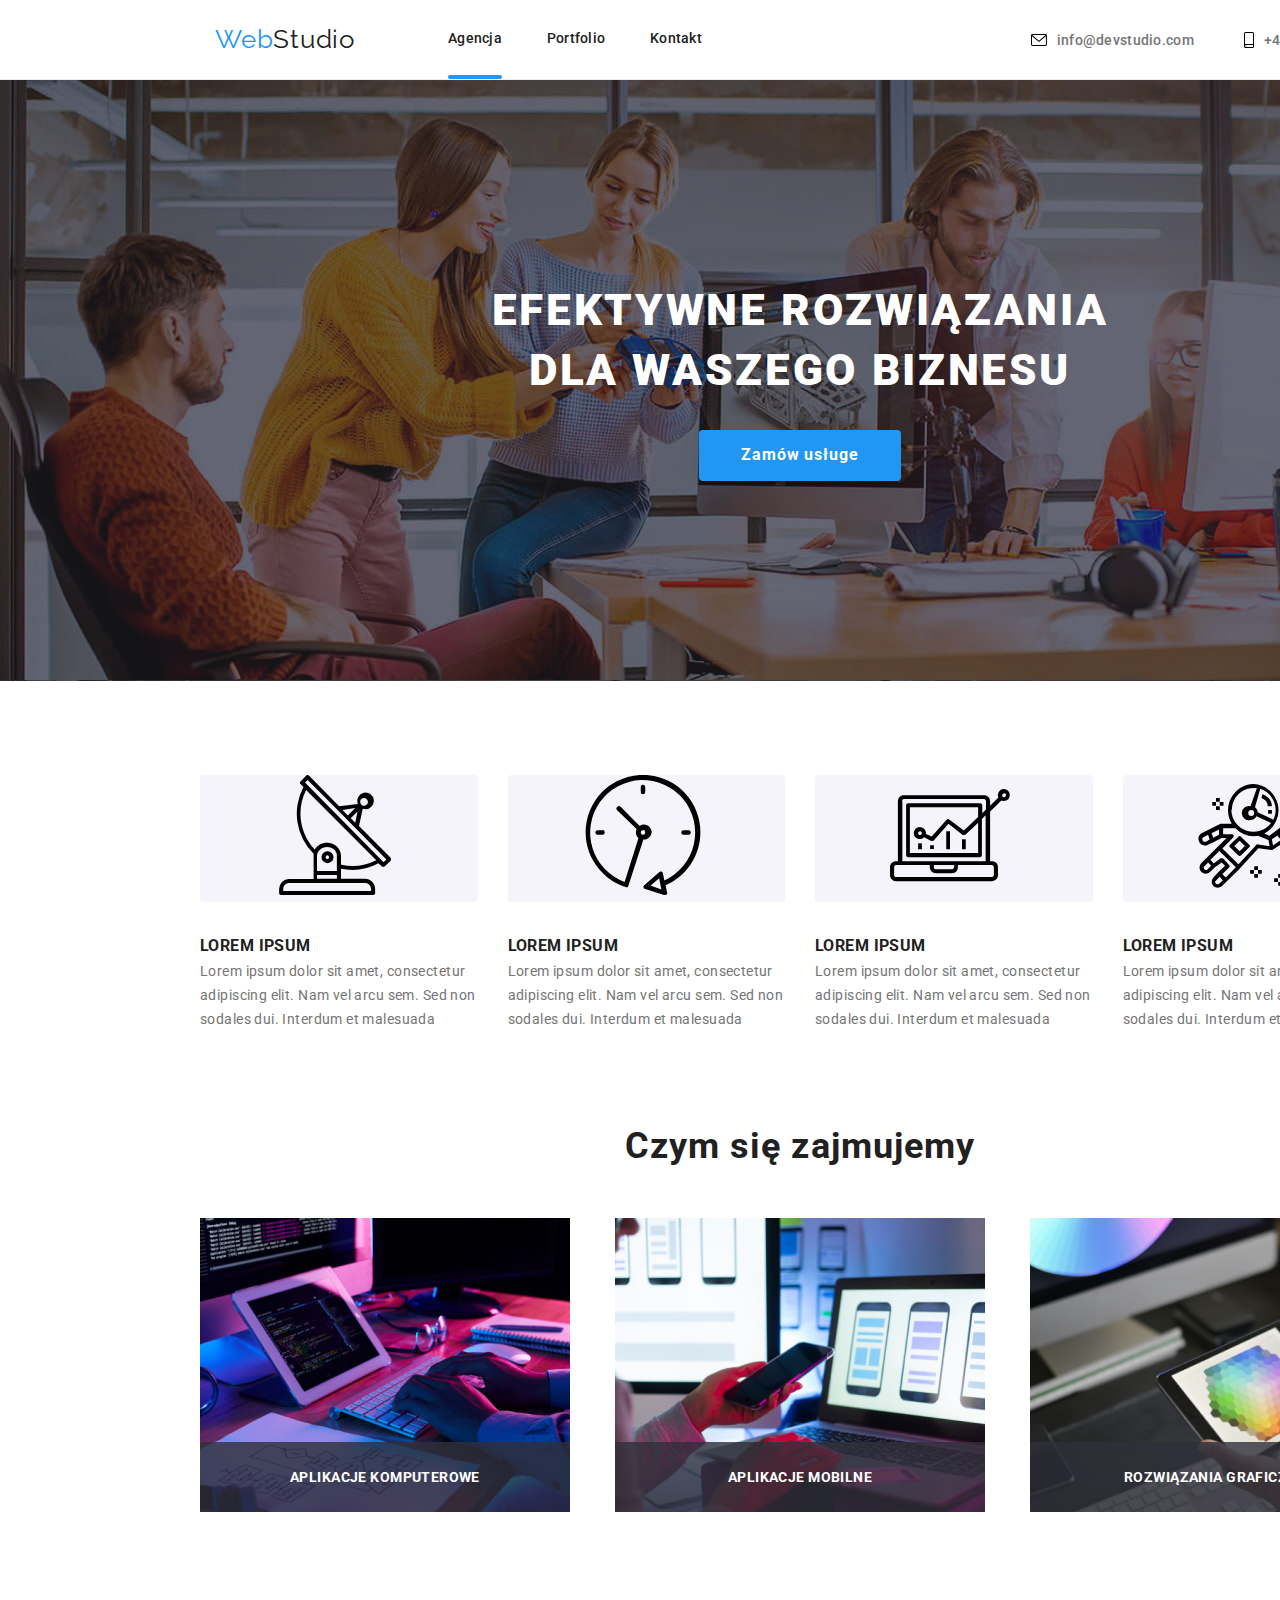
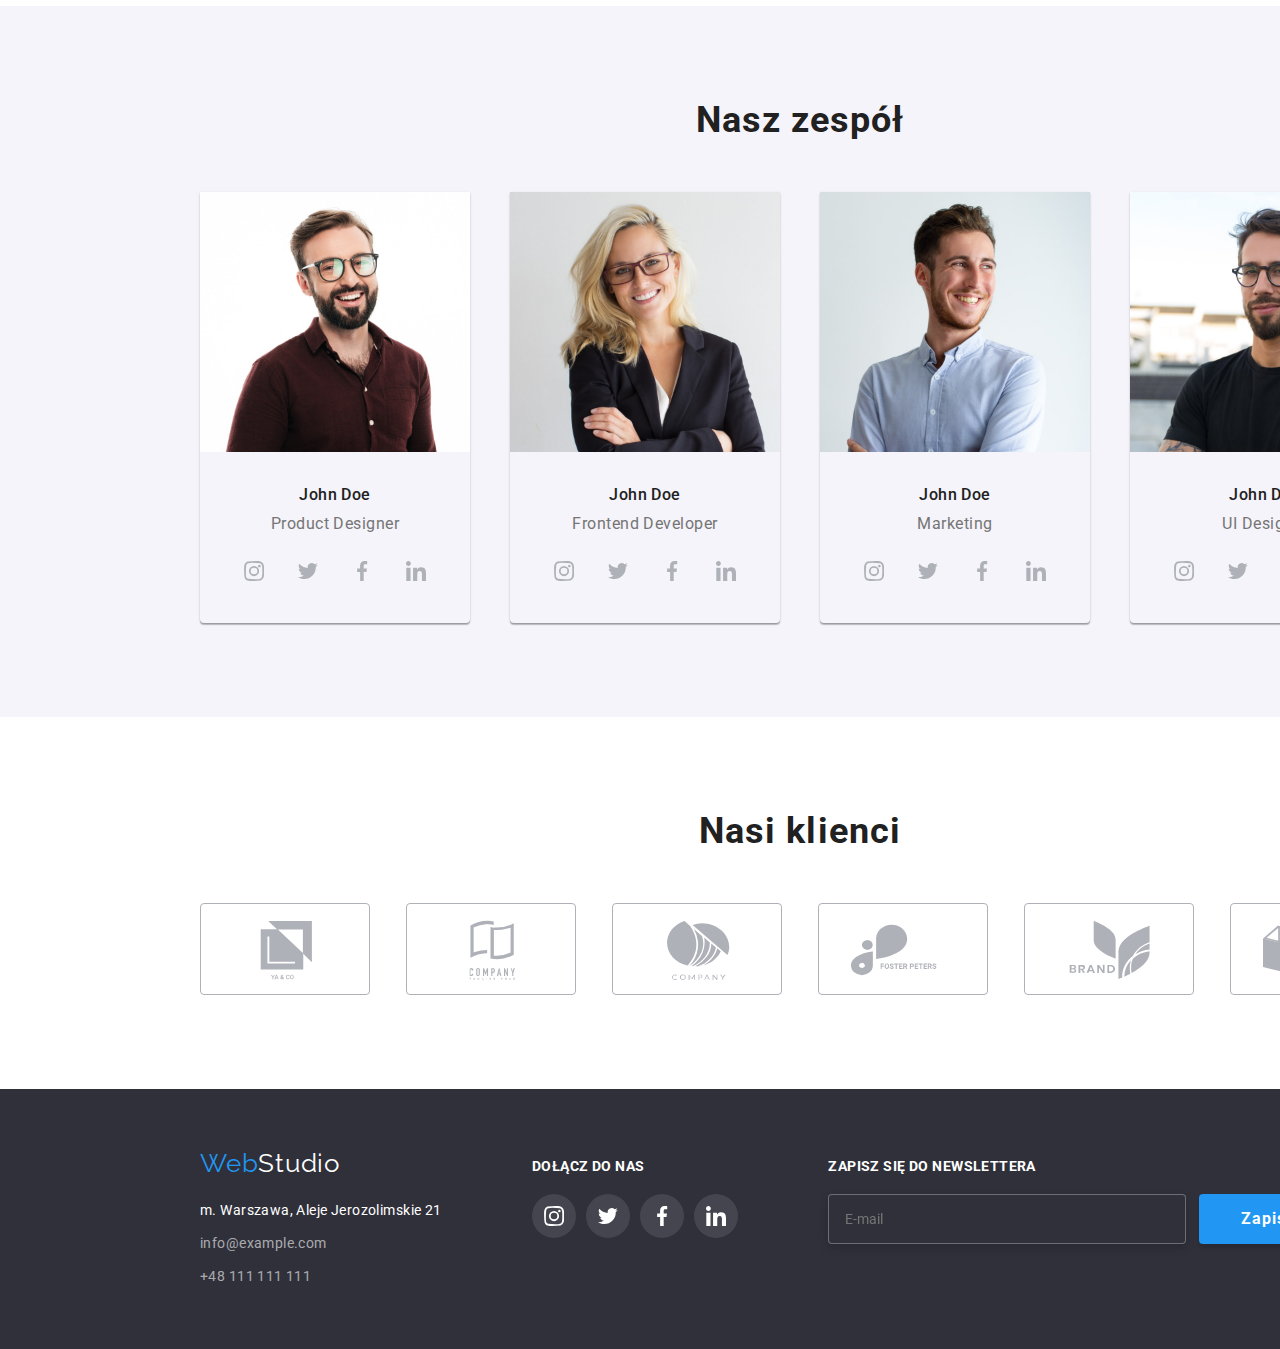
<file: index.html>
<!DOCTYPE html>
<html lang="en">
  <head>
    <meta charset="utf-8" />
    <meta http-equiv="x-uA-compatible" content="ie=edge" />
    <meta name="viewport" content="width=device-width, initial-scale=1.0" />
    <title>Studio</title>
    <link rel="stylesheet" href="./css/normalize.css" />
    <link rel="stylesheet" href="./css/main.min.css" />
    <link
      href="https://fonts.googleapis.com/css2?family=Raleway:wght@700&family=Roboto:wght@400;500;700;900&display=swap"
      rel="stylesheet"
    />
  </head>
  <body>
    <div class="wrapper">
      <div class="header-border">
        <header class="header container">
          <a class="logo" href="./index.html"
            >Web<span class="logo__header-color">Studio</span></a
          >
          <nav class="menu-nav">
            <div class="menu-nav--active">
              <a class="menu-nav__menu-item" href="">Agencja</a>
            </div>
            <a class="menu-nav__menu-item" href="./portfolio.html">Portfolio</a>
            <a class="menu-nav__menu-item" href="">Kontakt</a>
          </nav>
          <ul class="contacts">
            <li>
              <a class="contacts__menu-item" href="mailto:info@devstudio.com">
                <svg class="contacts__icon-position" width="16" height="12">
                  <use href="./images/icons.svg#icon-email"></use>
                </svg>
                info@devstudio.com</a
              >
            </li>
            <li>
              <a class="contacts__menu-item" href="tel:+48111111111">
                <svg class="contacts__icon-position" width="10" height="16">
                  <use href="./images/icons.svg#icon-smartphone"></use>
                </svg>
                +48 111 111 111</a
              >
            </li>
          </ul>
        </header>
      </div>
      <div class="welcome-section-background">
        <section class="welcome-section container">
          <h1 class="welcome-section__text">
            EFEKTYWNE ROZWIĄZANIA DLA WASZEGO BIZNESU
          </h1>
          <button class="button" type="button" data-modal-open>
            Zamów usługe
          </button>
        </section>
      </div>
      <main class="main-page">
        <div class="article-section container section">
          <ul>
            <li>
              <div class="article-section__logo">
                <svg class="icon" width="270" height="120">
                  <use href="./images/icons.svg#icon-antenna"></use>
                </svg>
              </div>
              <h3 class="article-header">LOREM IPSUM</h3>
              <p class="article-header__paragraph">
                Lorem ipsum dolor sit amet, consectetur adipiscing elit. Nam vel
                arcu sem. Sed non sodales dui. Interdum et malesuada
              </p>
            </li>
            <li>
              <div class="article-section__logo">
                <svg class="icon" width="270" height="120">
                  <use href="./images/icons.svg#icon-clock"></use>
                </svg>
              </div>
              <h3 class="article-header">LOREM IPSUM</h3>
              <p class="article-header__paragraph">
                Lorem ipsum dolor sit amet, consectetur adipiscing elit. Nam vel
                arcu sem. Sed non sodales dui. Interdum et malesuada
              </p>
            </li>
            <li>
              <div class="article-section__logo">
                <svg class="icon" width="270" height="120">
                  <use href="./images/icons.svg#icon-diagram"></use>
                </svg>
              </div>
              <h3 class="article-header">LOREM IPSUM</h3>
              <p class="article-header__paragraph">
                Lorem ipsum dolor sit amet, consectetur adipiscing elit. Nam vel
                arcu sem. Sed non sodales dui. Interdum et malesuada
              </p>
            </li>
            <li>
              <div class="article-section__logo">
                <svg class="icon" width="270" height="120">
                  <use href="./images/icons.svg#icon-astronaut"></use>
                </svg>
              </div>
              <h3 class="article-header">LOREM IPSUM</h3>
              <p class="article-header__paragraph">
                Lorem ipsum dolor sit amet, consectetur adipiscing elit. Nam vel
                arcu sem. Sed non sodales dui. Interdum et malesuada
              </p>
            </li>
          </ul>
        </div>

        <section class="what-we-do-section container section">
          <h2 class="section-header">Czym się zajmujemy</h2>
          <ul class="what-we-do-section__images">
            <li>
              <div class="images-label">
                <p class="images-label__description">Aplikacje Komputerowe</p>
                <figure class="what-we-do-section-card">
                  <img
                    src="./images/box_1.jpg"
                    alt="Zdjęcie rąk programisty na klawiaturze w trakcie pisania kodu"
                    width="370"
                    height="294"
                  />
                </figure>
              </div>
            </li>

            <li>
              <div class="images-label">
                <p class="images-label__description">Aplikacje Mobilne</p>
                <figure class="what-we-do-section-card">
                  <img
                    src="./images/box_2.jpg"
                    alt="Zdjęcie rąk programisty ze smartfonem w trakcie programowania smartfona"
                    width="370"
                    height="294"
                  />
                </figure>
              </div>
            </li>
            <li>
              <div class="images-label">
                <p class="images-label__description">Rozwiązania Graficzne</p>
                <figure class="what-we-do-section-card">
                  <img
                    src="./images/box_3.jpg"
                    alt="Zdjęcie, na którym osoba wybiera kolor z palety na tablecie"
                    width="370"
                    height="294"
                  />
                </figure>
              </div>
            </li>
          </ul>
        </section>
        <div class="our-team-background">
          <section class="our-team-section container section">
            <h2 class="section-header">Nasz zespół</h2>
            <ul class="our-team-section__images">
              <li class="our-team-section__card">
                <figure>
                  <img
                    src="./images/person_1_img.jpg"
                    alt="Zdjęcie uśmiechniętego mężczyzny w okularach ubranego w brązową koszulę"
                    width="270"
                    height="260"
                  />
                  <figcaption class="signature">
                    John Doe
                    <p class="signature__position">Product Designer</p>
                    <div class="social-media-block">
                      <svg class="social-media-icon circle">
                        <use
                          href="./images/icons.svg#icon-instagram"
                          width="20"
                          height="20"
                          x="12"
                          y="12"
                        ></use>
                      </svg>
                      <svg class="social-media-icon circle">
                        <use
                          href="./images/icons.svg#icon-twitter"
                          width="20"
                          height="20"
                          x="12"
                          y="12"
                        ></use>
                      </svg>
                      <svg class="social-media-icon circle">
                        <use
                          href="./images/icons.svg#icon-facebook"
                          width="20"
                          height="20"
                          x="12"
                          y="12"
                        ></use>
                      </svg>
                      <svg class="social-media-icon circle">
                        <use
                          href="./images/icons.svg#icon-linkedin"
                          width="20"
                          height="20"
                          x="12"
                          y="12"
                        ></use>
                      </svg>
                    </div>
                  </figcaption>
                </figure>
              </li>
              <li class="our-team-section__card">
                <figure>
                  <img
                    src="./images/person_2_img.jpg"
                    alt="Zdjęcie uśmiechniętej kobiety z blond włosami w czarnej marynarce"
                    width="270"
                    height="260"
                  />
                  <figcaption class="signature">
                    John Doe
                    <p class="signature__position">Frontend Developer</p>
                    <div class="social-media-block">
                      <svg class="social-media-icon circle">
                        <use
                          href="./images/icons.svg#icon-instagram"
                          width="20"
                          height="20"
                          x="12"
                          y="12"
                        ></use>
                      </svg>
                      <svg class="social-media-icon circle">
                        <use
                          href="./images/icons.svg#icon-twitter"
                          width="20"
                          height="20"
                          x="12"
                          y="12"
                        ></use>
                      </svg>
                      <svg class="social-media-icon circle">
                        <use
                          href="./images/icons.svg#icon-facebook"
                          width="20"
                          height="20"
                          x="12"
                          y="12"
                        ></use>
                      </svg>
                      <svg class="social-media-icon circle">
                        <use
                          href="./images/icons.svg#icon-linkedin"
                          width="20"
                          height="20"
                          x="12"
                          y="12"
                        ></use>
                      </svg>
                    </div>
                  </figcaption>
                </figure>
              </li>
              <li class="our-team-section__card">
                <figure>
                  <img
                    src="./images/person_3_img.jpg"
                    alt="Zdjęcie uśmiechniętego mężczyzny w białej koszuli"
                    width="270"
                    height="260"
                  />
                  <figcaption class="signature">
                    John Doe
                    <p class="signature__position">Marketing</p>
                    <div class="social-media-block">
                      <svg class="social-media-icon circle">
                        <use
                          href="./images/icons.svg#icon-instagram"
                          width="20"
                          height="20"
                          x="12"
                          y="12"
                        ></use>
                      </svg>
                      <svg class="social-media-icon circle">
                        <use
                          href="./images/icons.svg#icon-twitter"
                          width="20"
                          height="20"
                          x="12"
                          y="12"
                        ></use>
                      </svg>
                      <svg class="social-media-icon circle">
                        <use
                          href="./images/icons.svg#icon-facebook"
                          width="20"
                          height="20"
                          x="12"
                          y="12"
                        ></use>
                      </svg>
                      <svg class="social-media-icon circle">
                        <use
                          href="./images/icons.svg#icon-linkedin"
                          width="20"
                          height="20"
                          x="12"
                          y="12"
                        ></use>
                      </svg>
                    </div>
                  </figcaption>
                </figure>
              </li>
              <li class="our-team-section__card">
                <figure>
                  <img
                    src="./images/person_4_img.jpg"
                    alt="Zdjęcie pewnego siebie mężczyzny w okularach noszącego czarną koszulkę"
                    width="270"
                    height="260"
                  />
                  <figcaption class="signature">
                    John Doe
                    <p class="signature__position">UI Designer</p>
                    <div class="social-media-block">
                      <svg class="social-media-icon circle">
                        <use
                          href="./images/icons.svg#icon-instagram"
                          width="20"
                          height="20"
                          x="12"
                          y="12"
                        ></use>
                      </svg>
                      <svg class="social-media-icon circle">
                        <use
                          href="./images/icons.svg#icon-twitter"
                          width="20"
                          height="20"
                          x="12"
                          y="12"
                        ></use>
                      </svg>
                      <svg class="social-media-icon circle">
                        <use
                          href="./images/icons.svg#icon-facebook"
                          width="20"
                          height="20"
                          x="12"
                          y="12"
                        ></use>
                      </svg>
                      <svg class="social-media-icon circle">
                        <use
                          href="./images/icons.svg#icon-linkedin"
                          width="20"
                          height="20"
                          x="12"
                          y="12"
                        ></use>
                      </svg>
                    </div>
                  </figcaption>
                </figure>
              </li>
            </ul>
          </section>
        </div>
        <section class="our-clients-section container section">
          <h2 class="section-header">Nasi klienci</h2>
          <div class="our-clients-logos">
            <svg class="client-icon">
              <use
                href="./images/icons.svg#icon-company-1"
                width="106"
                height="60"
                x="32"
                y="16"
              ></use>
            </svg>
            <svg class="client-icon">
              <use
                href="./images/icons.svg#icon-company-2"
                width="106"
                height="60"
                x="32"
                y="16"
              ></use>
            </svg>
            <svg class="client-icon">
              <use
                href="./images/icons.svg#icon-company-3"
                width="106"
                height="60"
                x="32"
                y="16"
              ></use>
            </svg>
            <svg class="client-icon">
              <use
                href="./images/icons.svg#icon-company-4"
                width="106"
                height="60"
                x="32"
                y="16"
              ></use>
            </svg>
            <svg class="client-icon">
              <use
                href="./images/icons.svg#icon-company-5"
                width="106"
                height="60"
                x="32"
                y="16"
              ></use>
            </svg>
            <svg class="client-icon">
              <use
                href="./images/icons.svg#icon-company-6"
                width="106"
                height="60"
                x="32"
                y="16"
              ></use>
            </svg>
          </div>
        </section>
      </main>

      <!-- FOOTER -->

      <div class="footer-background-color">
        <footer class="footer container">
          <div class="footer-contacts">
            <a class="logo" href="./index.html"
              >Web<span class="logo__footer-color">Studio</span></a
            >
            <address class="footer-contacts__column">
              <p class="footer-contacts__address-color">
                m. Warszawa, Aleje Jerozolimskie 21
              </p>
              <a
                class="footer-contacts__contact-color"
                href="mailto:info@example.com"
                >info@example.com</a
              >
              <a class="footer-contacts__contact-color" href="tel:+48111111111"
                >+48 111 111 111</a
              >
            </address>
          </div>
          <div class="social-media-section">
            <p class="footer-header">dołącz do nas</p>
            <div class="social-media-block social-media-block--left">
              <svg
                class="social-media-icon social-media-icon--white circle--grey"
              >
                <use
                  href="./images/icons.svg#icon-instagram"
                  width="20"
                  height="20"
                  x="12"
                  y="12"
                ></use>
              </svg>
              <svg
                class="social-media-icon social-media-icon--white circle--grey"
              >
                <use
                  href="./images/icons.svg#icon-twitter"
                  width="20"
                  height="20"
                  x="12"
                  y="12"
                ></use>
              </svg>
              <svg
                class="social-media-icon social-media-icon--white circle--grey"
              >
                <use
                  href="./images/icons.svg#icon-facebook"
                  width="20"
                  height="20"
                  x="12"
                  y="12"
                ></use>
              </svg>
              <svg
                class="social-media-icon social-media-icon--white circle--grey"
              >
                <use
                  href="./images/icons.svg#icon-linkedin"
                  width="20"
                  height="20"
                  x="12"
                  y="12"
                ></use>
              </svg>
            </div>
          </div>
          <div class="newsletter">
            <form class="newsletter__form">
              <label>
                <p class="footer-header">Zapisz się do newslettera</p>
                <input
                  class="newsletter__input"
                  type="email"
                  placeholder="E-mail"
                  name="email"
              /></label>
              <button class="button--footer-position" type="submit">
                Zapisz się
                <svg class="button__icon">
                  <use
                    href="./images/icons.svg#icon-send"
                    width="24"
                    height="24"
                  ></use>
                </svg>
              </button>
            </form>
          </div>
        </footer>
      </div>
    </div>

    <!-- MODAL SECTION -->

    <div class="modal-backdrop is-hidden" data-modal>
      <div class="modal">
        <button type="button" class="modal__close-btn" data-modal-close>
          <svg width="11" height="11">
            <use href="./images/icons.svg#icon-form-close"></use>
          </svg>
        </button>
        <h3 class="modal-header">Zostaw swoje dane w formularzu poniżej</h3>
        <form class="modal-form">
          <label class="modal-form__label"
            >Imię
            <input
              class="modal-form__input"
              type="text"
              name="imie"
              required
            /><svg
              class="form-icon form-icon__position1"
              width="18"
              height="18"
            >
              <use href="./images/icons.svg#icon-form-name"></use>
            </svg>
          </label>
          <label class="modal-form__label"
            >Telefon
            <input
              class="modal-form__input"
              type="tel"
              name="telephone"
              required
            /><svg
              class="form-icon form-icon__position2"
              width="18"
              height="18"
            >
              <use href="./images/icons.svg#icon-form-tel"></use>
            </svg>
          </label>
          <label class="modal-form__label"
            >Email
            <input
              class="modal-form__input"
              type="email"
              name="email"
              required
            /><svg
              class="form-icon form-icon__position3"
              width="18"
              height="18"
            >
              <use href="./images/icons.svg#icon-form-email"></use>
            </svg>
          </label>
          <label class="modal-form__label"
            >Komentarz
            <textarea
              class="modal-form__textarea"
              placeholder="Wprowadź tekst"
            ></textarea>
          </label>

          <svg class="checkbox-symbol">
            <symbol id="icon-checkbox" viewBox="0 0 42 32">
              <path
                stroke-linejoin="miter"
                stroke-linecap="butt"
                stroke-miterlimit="4"
                stroke-width="0.64"
                d="M6.263 15.205l-0.22-0.21-3.307 3.132 11.651 11.114 24.477-23.351-3.285-3.134-21.192 20.197-8.124-7.75z"
              ></path>
            </symbol>
          </svg>
          <div class="checkbox-container">
            <input class="checkbox-input" id="check" type="checkbox" />
            <label class="checkbox" for="check">
              <span>
                <svg width="12px" height="10px">
                  <use xlink:href="#icon-checkbox"></use>
                </svg>
              </span>
              <span
                >Oświadczam iż akceptuję
                <a class="link-color" href="">Regulamin</a> i
                <a class="link-color" href="">Politykę Prywatności.</a></span
              >
            </label>
          </div>
          <button class="button--form-position" type="submit">Wyślij</button>
        </form>
      </div>
    </div>

    <script src="./modal.js"></script>
  </body>
</html>
</file>
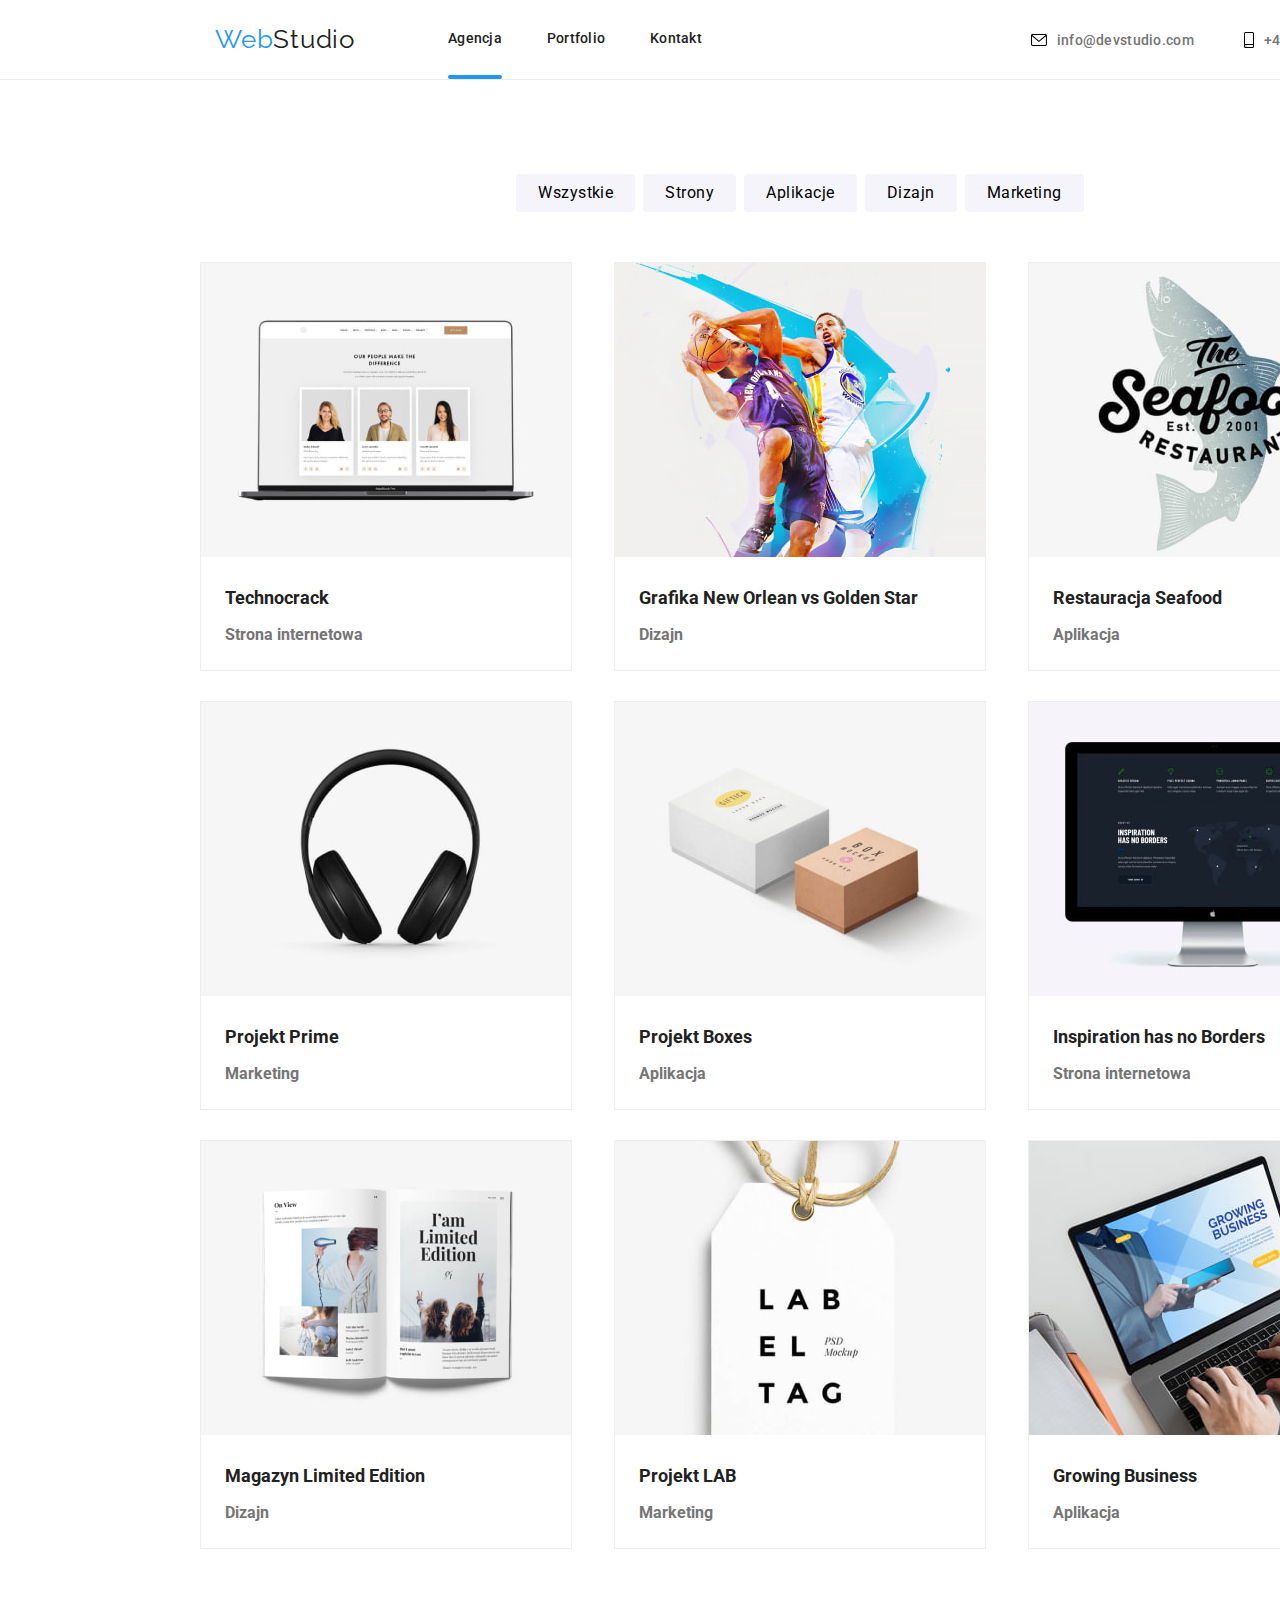
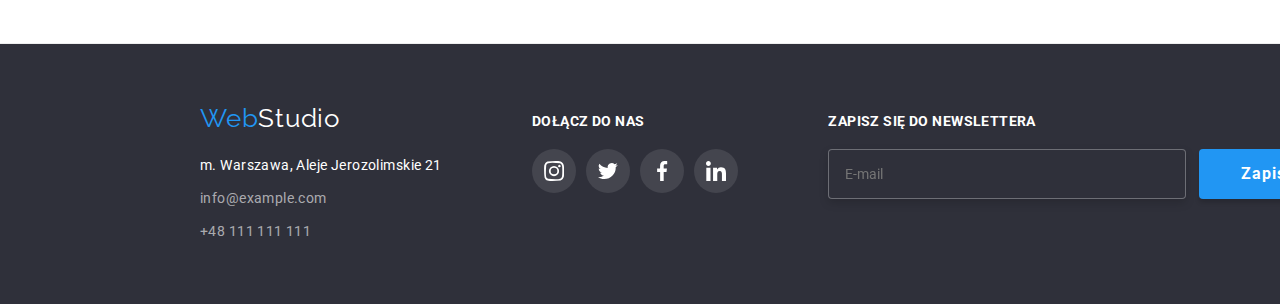
<file: portfolio.html>
<!DOCTYPE html>
<html lang="en">
  <head>
    <meta charset="utf-8" />
    <meta http-equiv="x-uA-compatible" content="ie=edge" />
    <meta name="viewport" content="width=device-width, initial-scale=1.0" />
    <title>Studio</title>
    <link rel="stylesheet" href="./css/normalize.css" />
    <link rel="stylesheet" href="./css/main.min.css" />
    <link
      href="https://fonts.googleapis.com/css2?family=Raleway:wght@700&family=Roboto:wght@400;500;700;900&display=swap"
      rel="stylesheet"
    />
  </head>
  <body>
    <div class="wrapper">
      <!-- HEADER -->

      <div class="header-border">
        <header class="header container">
          <a class="logo" href="./index.html"
            >Web<span class="logo__header-color">Studio</span></a
          >
          <nav class="menu-nav">
            <div class="menu-nav--active">
              <a class="menu-nav__menu-item" href="">Agencja</a>
            </div>
            <a class="menu-nav__menu-item" href="./portfolio.html">Portfolio</a>
            <a class="menu-nav__menu-item" href="">Kontakt</a>
          </nav>
          <ul class="contacts">
            <li>
              <a class="contacts__menu-item" href="mailto:info@devstudio.com">
                <svg class="contacts__icon-position" width="16" height="12">
                  <use href="./images/icons.svg#icon-email"></use>
                </svg>
                info@devstudio.com</a
              >
            </li>
            <li>
              <a class="contacts__menu-item" href="tel:+48111111111">
                <svg class="contacts__icon-position" width="10" height="16">
                  <use href="./images/icons.svg#icon-smartphone"></use>
                </svg>
                +48 111 111 111</a
              >
            </li>
          </ul>
        </header>
      </div>

      <!-- PORTFOLIO PAGE -->

      <div class="portfolio-border">
        <main class="portfolio-section container section">
          <div class="portfolio-section__filters">
            <button>Wszystkie</button>
            <button>Strony</button>
            <button>Aplikacje</button>
            <button>Dizajn</button>
            <button>Marketing</button>
          </div>
          <ul class="portfolio-images">
            <li>
              <figure class="portfolio-images--border">
                <div class="project-image">
                  <img
                    src="./images/technocrack.jpg"
                    alt="picture of information about three employees"
                    width="370"
                    height="294"
                  />
                  <div class="hover-overlay">
                    <p>
                      Technocrack jest popularną platformą wykorzystywaną do
                      rozpowszechniania koronawirusa. Firmy wykorzystują tę
                      platformę do celów szpiegowskich i ataków na
                      niezabezpieczone serwery konkurencji
                    </p>
                  </div>
                </div>
                <figcaption class="image-footer">
                  <p class="image-footer__project-name">Technocrack</p>
                  <p class="image-footer__group-name">Strona internetowa</p>
                </figcaption>
              </figure>
            </li>
            <li>
              <figure class="portfolio-images--border">
                <div class="project-image">
                  <img
                    src="./images/neworlean.jpg"
                    alt="picture of two basketball players in match"
                    width="370"
                    height="294"
                  />
                  <div class="hover-overlay">
                    <p>
                      Technocrack jest popularną platformą wykorzystywaną do
                      rozpowszechniania koronawirusa. Firmy wykorzystują tę
                      platformę do celów szpiegowskich i ataków na
                      niezabezpieczone serwery konkurencji
                    </p>
                  </div>
                </div>
                <figcaption class="image-footer">
                  <p class="image-footer__project-name">
                    Grafika New Orlean vs Golden Star
                  </p>
                  <p class="image-footer__group-name">Dizajn</p>
                </figcaption>
              </figure>
            </li>
            <li>
              <figure class="portfolio-images--border">
                <div class="project-image">
                  <img
                    src="./images/seafood.jpg"
                    alt=" logo of seafood restaurant"
                    width="370"
                    height="294"
                  />
                  <div class="hover-overlay">
                    <p>
                      Technocrack jest popularną platformą wykorzystywaną do
                      rozpowszechniania koronawirusa. Firmy wykorzystują tę
                      platformę do celów szpiegowskich i ataków na
                      niezabezpieczone serwery konkurencji
                    </p>
                  </div>
                </div>
                <figcaption class="image-footer">
                  <p class="image-footer__project-name">Restauracja Seafood</p>
                  <p class="image-footer__group-name">Aplikacja</p>
                </figcaption>
              </figure>
            </li>

            <li>
              <figure class="portfolio-images--border">
                <div class="project-image">
                  <img
                    src="./images/project-prime.jpg"
                    alt="picture of headphones"
                    width="370"
                    height="294"
                  />
                  <div class="hover-overlay">
                    <p>
                      Technocrack jest popularną platformą wykorzystywaną do
                      rozpowszechniania koronawirusa. Firmy wykorzystują tę
                      platformę do celów szpiegowskich i ataków na
                      niezabezpieczone serwery konkurencji
                    </p>
                  </div>
                </div>
                <figcaption class="image-footer">
                  <p class="image-footer__project-name">Projekt Prime</p>
                  <p class="image-footer__group-name">Marketing</p>
                </figcaption>
              </figure>
            </li>

            <li>
              <figure class="portfolio-images--border">
                <div class="project-image">
                  <img
                    src="./images/project-boxes.jpg"
                    alt="picture of two boxes next to eachother"
                    width="370"
                    height="294"
                  />
                  <div class="hover-overlay">
                    <p>
                      Technocrack jest popularną platformą wykorzystywaną do
                      rozpowszechniania koronawirusa. Firmy wykorzystują tę
                      platformę do celów szpiegowskich i ataków na
                      niezabezpieczone serwery konkurencji
                    </p>
                  </div>
                </div>
                <figcaption class="image-footer">
                  <p class="image-footer__project-name">Projekt Boxes</p>
                  <p class="image-footer__group-name">Aplikacja</p>
                </figcaption>
              </figure>
            </li>

            <li>
              <figure class="portfolio-images--border">
                <div class="project-image">
                  <img
                    src="./images/inspiration.jpg"
                    alt="picture of computer screen with inspiration has no borders slogan"
                    width="370"
                    height="294"
                  />
                  <div class="hover-overlay">
                    <p>
                      Technocrack jest popularną platformą wykorzystywaną do
                      rozpowszechniania koronawirusa. Firmy wykorzystują tę
                      platformę do celów szpiegowskich i ataków na
                      niezabezpieczone serwery konkurencji
                    </p>
                  </div>
                </div>
                <figcaption class="image-footer">
                  <p class="image-footer__project-name">
                    Inspiration has no Borders
                  </p>
                  <p class="image-footer__group-name">Strona internetowa</p>
                </figcaption>
              </figure>
            </li>

            <li>
              <figure class="portfolio-images--border">
                <div class="project-image">
                  <img
                    src="./images/magazyn-limited-edition.jpg"
                    alt=" picture of book with text im limited edition"
                    width="370"
                    height="294"
                  />
                  <div class="hover-overlay">
                    <p>
                      Technocrack jest popularną platformą wykorzystywaną do
                      rozpowszechniania koronawirusa. Firmy wykorzystują tę
                      platformę do celów szpiegowskich i ataków na
                      niezabezpieczone serwery konkurencji
                    </p>
                  </div>
                </div>
                <figcaption class="image-footer">
                  <p class="image-footer__project-name">
                    Magazyn Limited Edition
                  </p>
                  <p class="image-footer__group-name">Dizajn</p>
                </figcaption>
              </figure>
            </li>

            <li>
              <figure class="portfolio-images--border">
                <div class="project-image">
                  <img
                    src="./images/project-lab.jpg"
                    alt="picture of paper pendant"
                    width="370"
                    height="294"
                  />
                  <div class="hover-overlay">
                    <p>
                      Technocrack jest popularną platformą wykorzystywaną do
                      rozpowszechniania koronawirusa. Firmy wykorzystują tę
                      platformę do celów szpiegowskich i ataków na
                      niezabezpieczone serwery konkurencji
                    </p>
                  </div>
                </div>
                <figcaption class="image-footer">
                  <p class="image-footer__project-name">Projekt LAB</p>
                  <p class="image-footer__group-name">Marketing</p>
                </figcaption>
              </figure>
            </li>

            <li>
              <figure class="portfolio-images--border">
                <div class="project-image">
                  <img
                    src="./images/growing-business.jpg"
                    alt="picture of a laptop with growing business slogan"
                    width="370"
                    height="294"
                  />
                  <div class="hover-overlay">
                    <p>
                      Technocrack jest popularną platformą wykorzystywaną do
                      rozpowszechniania koronawirusa. Firmy wykorzystują tę
                      platformę do celów szpiegowskich i ataków na
                      niezabezpieczone serwery konkurencji
                    </p>
                  </div>
                </div>
                <figcaption class="image-footer">
                  <p class="image-footer__project-name">Growing Business</p>
                  <p class="image-footer__group-name">Aplikacja</p>
                </figcaption>
              </figure>
            </li>
          </ul>
        </main>
      </div>

      <!-- FOOTER -->

      <div class="footer-background-color">
        <footer class="footer container">
          <div class="footer-contacts">
            <a class="logo" href="./index.html"
              >Web<span class="logo__footer-color">Studio</span></a
            >
            <address class="footer-contacts__column">
              <p class="footer-contacts__address-color">
                m. Warszawa, Aleje Jerozolimskie 21
              </p>
              <a
                class="footer-contacts__contact-color"
                href="mailto:info@example.com"
                >info@example.com</a
              >
              <a class="footer-contacts__contact-color" href="tel:+48111111111"
                >+48 111 111 111</a
              >
            </address>
          </div>
          <div class="social-media-section">
            <p class="footer-header">dołącz do nas</p>
            <div class="social-media-block social-media-block--left">
              <svg
                class="social-media-icon social-media-icon--white circle--grey"
              >
                <use
                  href="./images/icons.svg#icon-instagram"
                  width="20"
                  height="20"
                  x="12"
                  y="12"
                ></use>
              </svg>
              <svg
                class="social-media-icon social-media-icon--white circle--grey"
              >
                <use
                  href="./images/icons.svg#icon-twitter"
                  width="20"
                  height="20"
                  x="12"
                  y="12"
                ></use>
              </svg>
              <svg
                class="social-media-icon social-media-icon--white circle--grey"
              >
                <use
                  href="./images/icons.svg#icon-facebook"
                  width="20"
                  height="20"
                  x="12"
                  y="12"
                ></use>
              </svg>
              <svg
                class="social-media-icon social-media-icon--white circle--grey"
              >
                <use
                  href="./images/icons.svg#icon-linkedin"
                  width="20"
                  height="20"
                  x="12"
                  y="12"
                ></use>
              </svg>
            </div>
          </div>
          <div class="newsletter">
            <form class="newsletter__form">
              <label>
                <p class="footer-header">Zapisz się do newslettera</p>
                <input
                  class="newsletter__input"
                  type="email"
                  placeholder="E-mail"
                  name="email"
              /></label>
              <button class="button--footer-position" type="submit">
                Zapisz się
                <svg class="button__icon">
                  <use
                    href="./images/icons.svg#icon-send"
                    width="24"
                    height="24"
                  ></use>
                </svg>
              </button>
            </form>
          </div>
        </footer>
      </div>
    </div>
  </body>
</html>
</file>
<file: css/main.min.css>
*{list-style-type:none;margin:0;padding:0;text-decoration:none;font-style:normal;-webkit-box-sizing:border-box;box-sizing:border-box}.wrapper{width:1600px;margin:0 auto;background-color:#fff}body{background-color:#e5e5e5;color:#212121;font-family:"Roboto",sans-serif;font-size:14px}.container{width:1200px;margin:0 auto}.section{padding:94px 0}.header-border{border-bottom:1px solid #ececec}.header{padding:25px 27px 24px 15px;display:-webkit-box;display:-ms-flexbox;display:flex;gap:93px;-webkit-box-align:center;-ms-flex-align:center;align-items:center}.menu-nav{width:254px;letter-spacing:.02em;display:-webkit-box;display:-ms-flexbox;display:flex;-webkit-box-pack:justify;-ms-flex-pack:justify;justify-content:space-between}.menu-nav__menu-item{font-weight:500;font-size:14px;letter-spacing:.02em;color:#212121}.menu-nav__menu-item:hover{color:#2196f3;-webkit-transition:250ms;transition:250ms;-webkit-transition-timing-function:cubic-bezier(0.4, 0, 0.2, 1);transition-timing-function:cubic-bezier(0.4, 0, 0.2, 1)}.menu-nav--active::after{content:"";display:block;width:100%;height:4px;background-color:#2196f3;-webkit-transform:translateY(29px);transform:translateY(29px);border-radius:2px}.contacts{font-weight:500;letter-spacing:.02em;display:-webkit-box;display:-ms-flexbox;display:flex;gap:50px;margin-left:auto}.contacts__menu-item:hover,.contacts__menu-item:focus,.contacts__menu-item:hover{color:#2196f3;fill:#2196f3;-webkit-transition-timing-function:cubic-bezier(0.4, 0, 0.2, 1);transition-timing-function:cubic-bezier(0.4, 0, 0.2, 1);-webkit-transition-duration:250ms;transition-duration:250ms}.contacts__icon-position{margin-right:10px}.contacts__menu-item{color:#757575;display:-webkit-box;display:-ms-flexbox;display:flex;-webkit-box-align:center;-ms-flex-align:center;align-items:center}.welcome-section-background{background-color:rgba(47,48,58,.4);background-image:-webkit-gradient(linear, left bottom, left top, from(rgba(47, 48, 58, 0.4)), to(rgba(47, 48, 58, 0.4))),url(../images/welcome-section-background-image.jpg);background-image:linear-gradient(0deg, rgba(47, 48, 58, 0.4) 0%, rgba(47, 48, 58, 0.4) 100%),url(../images/welcome-section-background-image.jpg)}.welcome-section{width:1200px;display:-webkit-box;display:-ms-flexbox;display:flex;-webkit-box-orient:vertical;-webkit-box-direction:normal;-ms-flex-direction:column;flex-direction:column;gap:30px;margin:0 auto}.welcome-section__text{color:#fff;font-weight:900;font-size:44px;line-height:1.37;text-align:center;letter-spacing:.06em;text-transform:uppercase;padding:200px 252px 0;margin:0 auto}.main-page{display:-webkit-box;display:-ms-flexbox;display:flex;-webkit-box-orient:vertical;-webkit-box-direction:normal;-ms-flex-direction:column;flex-direction:column}.article-section{line-height:1.71;letter-spacing:.03em}.article-section__logo{background-color:#f5f4fa;border-radius:4px;margin-bottom:30px}.article-section>ul{display:-webkit-box;display:-ms-flexbox;display:flex;gap:30px}.article-header{font-weight:700}.article-header__paragraph{color:#757575}.what-we-do-section{padding-top:0}.what-we-do-section__images{display:-webkit-box;display:-ms-flexbox;display:flex;-webkit-box-pack:justify;-ms-flex-pack:justify;justify-content:space-between}.what-we-do-section-card{display:-webkit-box;display:-ms-flexbox;display:flex}.section-header{text-align:center;font-weight:700;font-size:36px;line-height:1.166;letter-spacing:.03em;padding-bottom:50px}.images-label{position:relative}.images-label__description{position:absolute;bottom:0;background-color:rgba(47,48,58,.8);text-transform:uppercase;width:100%;font-weight:700;font-size:14px;line-height:16px;text-align:center;letter-spacing:.03em;color:#fff;padding:27px 0}.our-team-background{background:#f5f4fa}.our-team-section__images{display:-webkit-box;display:-ms-flexbox;display:flex;-webkit-box-pack:justify;-ms-flex-pack:justify;justify-content:space-between}.our-team-section__card{-webkit-box-shadow:0px 1px 3px rgba(0,0,0,.12),0px 1px 1px rgba(0,0,0,.14),0px 2px 1px rgba(0,0,0,.2);box-shadow:0px 1px 3px rgba(0,0,0,.12),0px 1px 1px rgba(0,0,0,.14),0px 2px 1px rgba(0,0,0,.2);border-radius:0px 0px 4px 4px;gap:30px}.signature{font-weight:500;font-size:16px;line-height:1.19;text-align:center;letter-spacing:.03em;padding:30px 0}.signature__position{padding-top:10px;color:#757575;font-weight:400;font-size:16px;line-height:1.19;text-align:center;letter-spacing:.03em}.our-clients-logos{display:-webkit-box;display:-ms-flexbox;display:flex;-webkit-box-pack:justify;-ms-flex-pack:justify;justify-content:space-between}.client-icon{width:170px;height:92px;border:1px solid #afb1b8;border-radius:4px;fill:#afb1b8;cursor:pointer}.client-icon:hover{fill:#2196f3;border-color:#2196f3}.footer-background-color{background:#2f303a}.footer{display:-webkit-box;display:-ms-flexbox;display:flex;gap:70px;padding:60px 0;-webkit-box-pack:justify;-ms-flex-pack:justify;justify-content:space-between}.footer-contacts__contact-color,.footer-contacts__address-color{font-weight:400;font-size:14px;line-height:1.71;letter-spacing:.03em}.footer-contacts{display:-webkit-box;display:-ms-flexbox;display:flex;-webkit-box-orient:vertical;-webkit-box-direction:normal;-ms-flex-direction:column;flex-direction:column}.footer-contacts__column{display:-webkit-box;display:-ms-flexbox;display:flex;-webkit-box-orient:vertical;-webkit-box-direction:normal;-ms-flex-direction:column;flex-direction:column;gap:9px;padding-top:20px}.footer-contacts__address-color{color:#fff}.footer-contacts__contact-color{color:rgba(255,255,255,.6)}.footer-header{padding-bottom:20px;font-weight:700;font-size:14px;line-height:16px;letter-spacing:.03em;text-transform:uppercase;color:#fff}.newsletter{display:-webkit-box;display:-ms-flexbox;display:flex;padding-top:9px}.newsletter__input{width:358px;position:relative;border:1px solid rgba(255,255,255,.3);-webkit-filter:drop-shadow(0px 4px 4px rgba(0, 0, 0, 0.15));filter:drop-shadow(0px 4px 4px rgba(0, 0, 0, 0.15));border-radius:4px;background-color:#2f303a;color:rgba(255,255,255,.6);margin-right:10px;outline:none;height:50px;padding-left:16px}.is-hidden{opacity:0;visibility:hidden;pointer-events:none;-webkit-transition:ease-in;transition:ease-in;-webkit-transition-duration:250ms;transition-duration:250ms;-webkit-transform:translate(0%, 50%);transform:translate(0%, 50%)}.logo{font-family:"Raleway",sans-serif;font-size:26px;color:#2196f3;letter-spacing:.03em}.logo__header-color{color:#212121}.logo__footer-color{color:#fff}.button,.button--form-position,.button--footer-position{position:relative;background-color:#2196f3;-webkit-box-shadow:0px 4px 4px rgba(0,0,0,.15);box-shadow:0px 4px 4px rgba(0,0,0,.15);border-radius:4px;cursor:pointer;padding:10px 42px;margin:0 auto 200px;color:#fff;font-weight:700;font-size:16px;line-height:1.88;letter-spacing:.06em;border:none}.button__icon{position:absolute;right:28px;width:24px;height:24px;fill:#fff}.button--footer-position{margin:0 auto;padding-right:76px}.button--form-position{display:-webkit-box;display:-ms-flexbox;display:flex;margin:0 auto 40px;padding:10px 76px}.social-media-section{padding-top:9px}.social-media-block{display:-webkit-box;display:-ms-flexbox;display:flex;gap:10px;padding:16px 32px 0;-webkit-box-align:center;-ms-flex-align:center;align-items:center}.social-media-block--left{padding:0}.circle{border-radius:50%;background-color:#f5f4fa;width:44px;height:44px;cursor:pointer}.circle--grey{background-color:rgba(255,255,255,.1019607843);width:44px;height:44px;border-radius:50%;cursor:pointer}.circle:hover,.circle--grey:hover{background-color:#2196f3}.social-media-icon{fill:#afb1b8}.social-media-icon--white{fill:#fff}.social-media-icon:hover{fill:#fff}.modal-backdrop{background-color:rgba(0,0,0,.2);position:fixed;width:100%;height:100%;top:0;left:0;z-index:2;-webkit-transition:ease-in;transition:ease-in;-webkit-transition-duration:250ms;transition-duration:250ms}.modal{position:absolute;width:528px;min-height:581px;top:50%;left:50%;-webkit-transform:translate(-50%, -50%);transform:translate(-50%, -50%);background-color:#fff;-webkit-box-shadow:0px 1px 3px rgba(0,0,0,.12),0px 1px 1px rgba(0,0,0,.14),0px 2px 1px rgba(0,0,0,.2);box-shadow:0px 1px 3px rgba(0,0,0,.12),0px 1px 1px rgba(0,0,0,.14),0px 2px 1px rgba(0,0,0,.2);border-radius:4px}.modal__close-btn{position:absolute;top:8px;right:8px;border-radius:50%;width:30px;height:30px;background:#fff;border:1px solid rgba(0,0,0,.1);cursor:pointer;font-weight:700}.modal__form{width:448px;margin:0 auto}.modal-header{font-weight:700;font-size:20px;line-height:23px;text-align:center;letter-spacing:.03em;margin-top:40px;margin-bottom:12px}.modal-form{width:448px;margin:0 auto}.modal-form__input{height:40px;border:1px solid rgba(33,33,33,.2);border-radius:4px;padding-left:42px}.modal-form__label:not(:last-child){display:-webkit-box;display:-ms-flexbox;display:flex;-webkit-box-orient:vertical;-webkit-box-direction:normal;-ms-flex-direction:column;flex-direction:column;margin-bottom:10px;color:#757575}.modal-form__textarea{height:120px;border:1px solid rgba(33,33,33,.2);border-radius:4px;padding:12px 16px}.modal-form__input:focus,.modal-form__textarea:focus{outline:none;border-color:#2196f3;-webkit-transition-timing-function:cubic-bezier(0.4, 0, 0.2, 1);transition-timing-function:cubic-bezier(0.4, 0, 0.2, 1);-webkit-transition-duration:250ms;transition-duration:250ms}.link-color{color:#2196f3;text-decoration:underline}.form-icon{position:absolute}.form-icon__position1{top:104px;left:52px}.form-icon__position2{top:172px;left:52px}.form-icon__position3{top:240px;left:52px}.modal-form__label:focus-within svg{fill:#2196f3}.checkbox-symbol{position:absolute;width:0;height:0;pointer-events:none;-webkit-user-select:none;-moz-user-select:none;-ms-user-select:none;user-select:none}.checkbox-container{background:#fff;color:#212121;display:-webkit-box;display:-ms-flexbox;display:flex;-webkit-box-pack:center;-ms-flex-pack:center;justify-content:center;-webkit-box-align:center;-ms-flex-align:center;align-items:center;-webkit-box-orient:horizontal;-webkit-box-direction:normal;-ms-flex-flow:row wrap;flex-flow:row wrap}.checkbox-input{position:absolute;visibility:hidden}.checkbox{-webkit-user-select:none;-moz-user-select:none;-ms-user-select:none;user-select:none;cursor:pointer;padding:20px 0 30px 0;border-radius:6px;overflow:hidden;-webkit-transition-timing-function:cubic-bezier(0.4, 0, 0.2, 1);transition-timing-function:cubic-bezier(0.4, 0, 0.2, 1);-webkit-transition-duration:250ms;transition-duration:250ms;display:-webkit-box;display:-ms-flexbox;display:flex;-webkit-box-orient:horizontal;-webkit-box-direction:normal;-ms-flex-flow:row wrap;flex-flow:row wrap}.checkbox:not(:last-child){margin-right:6px}.checkbox span:first-child{position:relative;-webkit-box-flex:0;-ms-flex:0 0 18px;flex:0 0 18px;width:18px;height:18px;border-radius:4px;-webkit-transform:scale(1);transform:scale(1);border:2px solid #212121;-webkit-transition-timing-function:cubic-bezier(0.4, 0, 0.2, 1);transition-timing-function:cubic-bezier(0.4, 0, 0.2, 1);-webkit-transition-duration:250ms;transition-duration:250ms}.checkbox span:last-child{color:#757575;font-size:14px;letter-spacing:.03em;line-height:1.71}.checkbox span:first-child svg{position:absolute;top:3px;left:2px;fill:#fff;stroke-dasharray:16px;stroke-dashoffset:16px;-webkit-transition-timing-function:cubic-bezier(0.4, 0, 0.2, 1);transition-timing-function:cubic-bezier(0.4, 0, 0.2, 1);-webkit-transition-duration:250ms;transition-duration:250ms;-webkit-transform:translate3d(0, 0, 0);transform:translate3d(0, 0, 0)}.checkbox span:last-child{padding-left:8px}.checkbox-input:checked+.checkbox span:first-child{background:#2196f3;border-color:#2196f3}.checkbox-input:checked+.checkbox span:first-child svg{stroke-dashoffset:0}@-webkit-keyframes zoom-in-out{50%{-webkit-transform:scale(0.9);transform:scale(0.9)}}@keyframes zoom-in-out{50%{-webkit-transform:scale(0.9);transform:scale(0.9)}}.portfolio-border{border-bottom:1px solid #eee}.portfolio-section{display:-webkit-box;display:-ms-flexbox;display:flex;-webkit-box-orient:vertical;-webkit-box-direction:normal;-ms-flex-direction:column;flex-direction:column}.portfolio-section__filters{margin:0 auto;display:-webkit-box;display:-ms-flexbox;display:flex;gap:8px}.portfolio-section__filters>button{font-size:16px;background-color:#f5f4fa;letter-spacing:.03em;line-height:1.625;border-radius:4px;border:none;border-radius:4px;cursor:pointer;padding:6px 22px;margin-bottom:50px}.portfolio-section__filters>button:hover,.portfolio-section__filters>button:focus{background-color:#2196f3;color:#fff;-webkit-box-shadow:0px 3px 1px rgba(0,0,0,.1),0px 1px 2px rgba(0,0,0,.08),0px 2px 2px rgba(0,0,0,.12);box-shadow:0px 3px 1px rgba(0,0,0,.1),0px 1px 2px rgba(0,0,0,.08),0px 2px 2px rgba(0,0,0,.12);-webkit-transition-timing-function:cubic-bezier(0.4, 0, 0.2, 1);transition-timing-function:cubic-bezier(0.4, 0, 0.2, 1);-webkit-transition-duration:250ms;transition-duration:250ms}.portfolio-images{display:-webkit-box;display:-ms-flexbox;display:flex;-ms-flex-wrap:wrap;flex-wrap:wrap;gap:30px;-webkit-box-pack:justify;-ms-flex-pack:justify;justify-content:space-between}.portfolio-images--border{border:1px solid #eee;cursor:pointer;position:relative}.portfolio-images--border:hover .hover-overlay{width:100%;height:100%;background:rgba(33,150,243,.9);-webkit-transition-property:background-color,-webkit-transform;transition-property:background-color,-webkit-transform;transition-property:transform,background-color;transition-property:transform,background-color,-webkit-transform;-webkit-transition-timing-function:cubic-bezier(0.4, 0, 0.2, 1);transition-timing-function:cubic-bezier(0.4, 0, 0.2, 1);-webkit-transform:translateY(0);transform:translateY(0);-webkit-transition-duration:250ms;transition-duration:250ms;z-index:1}.portfolio-images--border:hover,.portfolio-images--border:focus{-webkit-box-shadow:0px 1px 1px rgba(0,0,0,.12),0px 4px 4px rgba(0,0,0,.06),1px 4px 6px rgba(0,0,0,.16);box-shadow:0px 1px 1px rgba(0,0,0,.12),0px 4px 4px rgba(0,0,0,.06),1px 4px 6px rgba(0,0,0,.16);-webkit-transition-timing-function:cubic-bezier(0.4, 0, 0.2, 1);transition-timing-function:cubic-bezier(0.4, 0, 0.2, 1);-webkit-transition-duration:250ms;transition-duration:250ms}.project-image{position:relative;overflow:hidden}.hover-overlay{top:0;position:absolute;z-index:-1;-webkit-transform:translateY(100%);transform:translateY(100%)}.hover-overlay>p{color:#fff;padding:49px 0 0 24px;letter-spacing:.03em;font-size:18px;line-height:28px}.image-footer{font-weight:700;font-size:18px;line-height:2;padding:20px 24px}.image-footer__project-name{line-height:2}.image-footer__group-name{font-size:16px;line-height:1.88;color:#757575;padding-top:4px}/*# sourceMappingURL=main.min.css.map */
</file>
